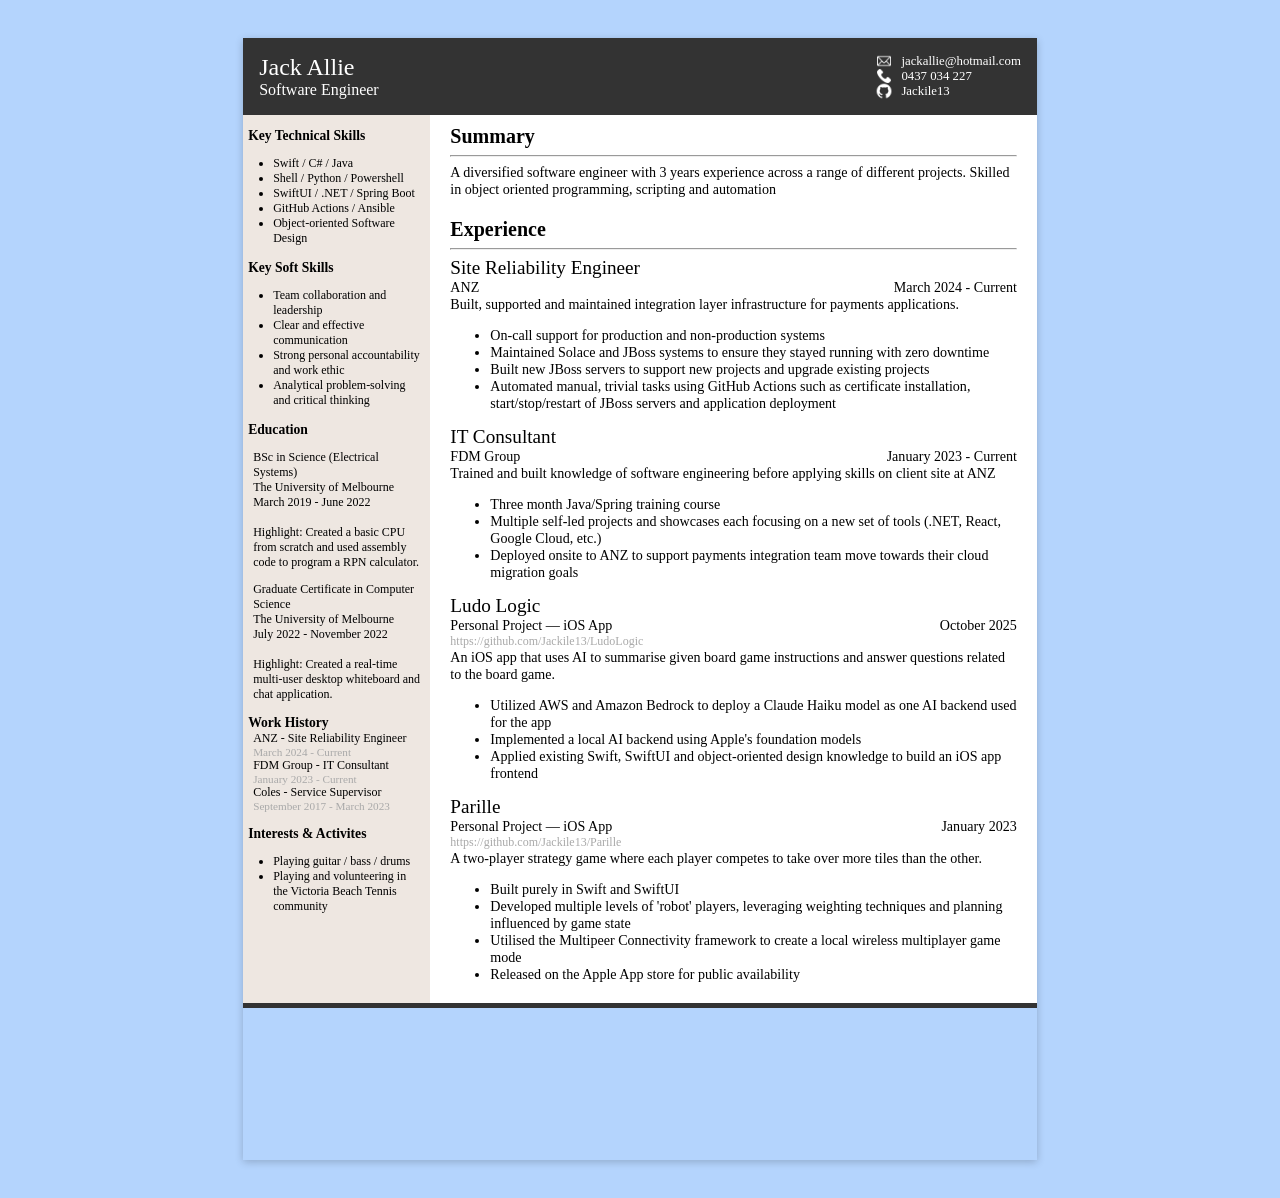
<file: resume.html>
<!doctype html>
<html lang="en">

<head>
    <meta charset="UTF-8" />
    <meta name="viewport" content="width=device-width, initial-scale=1.0" />
    <title>Resume</title>
    <link rel="stylesheet" href="resume.css" />
</head>

<body class="font a4-page">
    <!-- HEADER -->
    <div class="header">
        <div>
            <div class="name">Jack Allie</div>
            <div class="job-title">Software Engineer</div>
        </div>
        <div class="contact">
            <div class="contact-line">
                <img src="resources/email.png" alt="" class="contact-icon">
                jackallie@hotmail.com
            </div>
            <div class="contact-line">
                <img src="resources/phone.png" alt="" class="contact-icon">
                0437 034 227
            </div>
            <div class="contact-line">
                <img src="resources/github.png" alt="" class="contact-icon" style="scale: 1.4;">
                Jackile13
            </div>
        </div>
    </div>

    <div class="main">
        <!-- SIDE BAR -->
        <div class="sidebar">
            <p class="sidebar-header">Key Technical Skills</p>
            <ul class="sidebar-list">
                <li>Swift / C# / Java</li>
                <li>Shell / Python / Powershell</li>
                <li>SwiftUI / .NET / Spring Boot</li>
                <li>GitHub Actions / Ansible</li>
                <li>Object-oriented Software Design</li>
            </ul>

            <p class="sidebar-header">Key Soft Skills</p>
            <ul class="sidebar-list">
                <li>Team collaboration and leadership</li>
                <li>Clear and effective communication</li>
                <li>Strong personal accountability and work ethic</li>
                <li>Analytical problem-solving and critical thinking</li>
            </ul>

            <p class="sidebar-header">Education</p>
            <div class="sidebar-content">
                <p>
                <div style="font-weight: 500;">BSc in Science (Electrical Systems)</div>
                <div>The University of Melbourne</div>
                <div>March 2019 - June 2022</div>
                <br>
                <div><span style="font-weight: 500; ">Highlight:</span> Created a basic CPU from scratch and used
                    assembly code to program a RPN calculator.</div>
                </p>
                <p>
                <div style="font-weight: 500;">Graduate Certificate in Computer Science</div>
                <div>The University of Melbourne</div>
                <div>July 2022 - November 2022</div>
                <br>
                <div><span style="font-weight: 500; ">Highlight:</span> Created a real-time multi-user desktop
                    whiteboard and chat application.</div>
                </p>
            </div>

            <p class="sidebar-header">Work History</p>
            <div class="sidebar-content">
                <div>ANZ - Site Reliability Engineer</div>
                <div style="color: darkgray; font-size: 0.7rem;"> March 2024 - Current</div>
                <div>FDM Group - IT Consultant</div>
                <div style="color: darkgray; font-size: 0.7rem;"> January 2023 - Current</div>
                <div>Coles - Service Supervisor</div>
                <div style="color: darkgray; font-size: 0.7rem;"> September 2017 - March 2023</div>
            </div>


            <p class="sidebar-header">Interests & Activites</p>
            <ul class="sidebar-list">
                <li>Playing guitar / bass / drums</li>
                <li>Playing and volunteering in the Victoria Beach Tennis community</li>
            </ul>
        </div>

        <!-- DETAILS -->
        <div class="details">
            <div class="detail-header">Summary</div>
            <hr />
            <div class="detail-content">A diversified software engineer with 3 years experience across a range of
                different projects. Skilled in object oriented programming, scripting and automation</div>
            <div class="detail-header">Experience</div>
            <hr />
            <div class="detail-content">
                <div class="exp-title">Site Reliability Engineer</div>
                <div class="exp-subtitle">
                    <span>ANZ</span>
                    <span>March 2024 - Current</span>
                </div>
                <div>
                    Built, supported and maintained integration layer infrastructure for payments applications.
                    <ul>
                        <li>On-call support for production and non-production systems</li>
                        <li>Maintained Solace and JBoss systems to ensure they stayed running with zero downtime</li>
                        <li>Built new JBoss servers to support new projects and upgrade existing projects</li>
                        <li>Automated manual, trivial tasks using GitHub Actions such as certificate installation,
                            start/stop/restart of JBoss servers and application deployment</li>
                    </ul>
                </div>

                <div class="exp-title">IT Consultant</div>
                <div class="exp-subtitle">
                    <span>FDM Group</span>
                    <span>January 2023 - Current</span>
                </div>
                <div>
                    Trained and built knowledge of software engineering before applying skills on client site at ANZ
                    <ul>
                        <li>Three month Java/Spring training course</li>
                        <li>Multiple self-led projects and showcases each focusing on a new set of tools (.NET, React,
                            Google Cloud, etc.)</li>
                        <li>Deployed onsite to ANZ to support payments integration team move towards their cloud
                            migration goals</li>
                    </ul>
                </div>

                <div class="exp-title">Ludo Logic</div>
                <div class="exp-subtitle">
                    <span>Personal Project — iOS App</span>
                    <span>October 2025</span>
                </div>
                <div style="font-size: 0.75rem; color: darkgray;">https://github.com/Jackile13/LudoLogic</div>
                <div>
                    An iOS app that uses AI to summarise given board game instructions and answer questions related to
                    the board game.
                    <ul>
                        <li>Utilized AWS and Amazon Bedrock to deploy a Claude Haiku model as one AI backend used for
                            the app</li>
                        <li>Implemented a local AI backend using Apple's foundation models</li>
                        <li>Applied existing Swift, SwiftUI and object-oriented design knowledge to build an iOS app frontend
                        </li>
                    </ul>
                </div>

                <div class="exp-title">Parille</div>
                <div class="exp-subtitle">
                    <span>Personal Project — iOS App</span>
                    <span>January 2023</span>
                </div>
                <div style="font-size: 0.75rem; color: darkgray;">https://github.com/Jackile13/Parille</div>
                <div>
                    A two-player strategy game where each player competes to take over more tiles than the other.
                    <ul>
                        <li>Built purely in Swift and SwiftUI</li>
                        <li>Developed multiple levels of 'robot' players, leveraging weighting techniques and planning
                            influenced by game state</li>
                        <li>Utilised the Multipeer Connectivity framework to create a local wireless multiplayer game mode</li>
                        <li>Released on the Apple App store for public availability</li>
                    </ul>
                </div>
            </div>
        </div>
    </div>
    <div class="footer">
    </div>
</body>

</html>
</file>
<file: resume.css>
@media screen {
    .a4-page {
        background: #b4d4fd;
        width: 210mm;
        height: 297mm;
        margin: 10mm auto;
        box-shadow: 0 2px 8px rgba(0, 0, 0, 0.2);
        box-sizing: border-box;
        padding: 0mm;
    }
}

@media print {
    .a4-page {
        background: white;
        width: 210mm;
        height: 297mm;
        margin: 0mm auto;
    }
}

.header {
    padding: 1rem;
    display: flex;
    background: #333;
    color: white;
    justify-content: space-between;
}

.footer {
    height: 5px;
    background-color: #333;
}

.name {
    font-size: 1.5rem;
}

.job-title {
    font-size: 1rem;
}

.contact {
    display: flex;
    flex-direction: column;
    justify-content: space-evenly;
}

.contact-line {
    display: flex;
    align-items: center;
    justify-content: flex-start;
    font-size: 0.8rem;
}

.contact-icon {
    width: 14px;
    margin-right: 10px;
}

.main {
    display: flex;
    background-color: white;
}

.sidebar {
    background: #eee7e1;
    min-width: 150px;
    width: 35%;
    padding-right: 10px;
}

.font {
    font-family: 'Segoe UI', 'Tahoma', 'Geneva', 'Verdana', 'sans-serif';
}

.sidebar-header {
    font-weight: 600;
    font-size: 0.85rem;
    margin-left: 5px;
    margin-bottom: 0px;
}

.sidebar-content {
    font-size: 0.75rem;
    margin-left: 10px;
}

.sidebar-list {
    font-size: 0.75rem;
    margin-left: -10px;
}

.details {
    background: white;
    margin: 10px 20px 0px 20px;
    font-size: 0.88rem;
}

.detail-header {
    font-weight: 600;
    font-size: 1.25rem;
}

.detail-content {
    margin-bottom: 20px;
}

.exp-title {
    font-weight: 500;
    font-size: 1.2rem;
}

.exp-subtitle {
    display: flex;
    justify-content: space-between;
}

html,
body {
    margin: 0;
    padding: 0;
}
</file>
